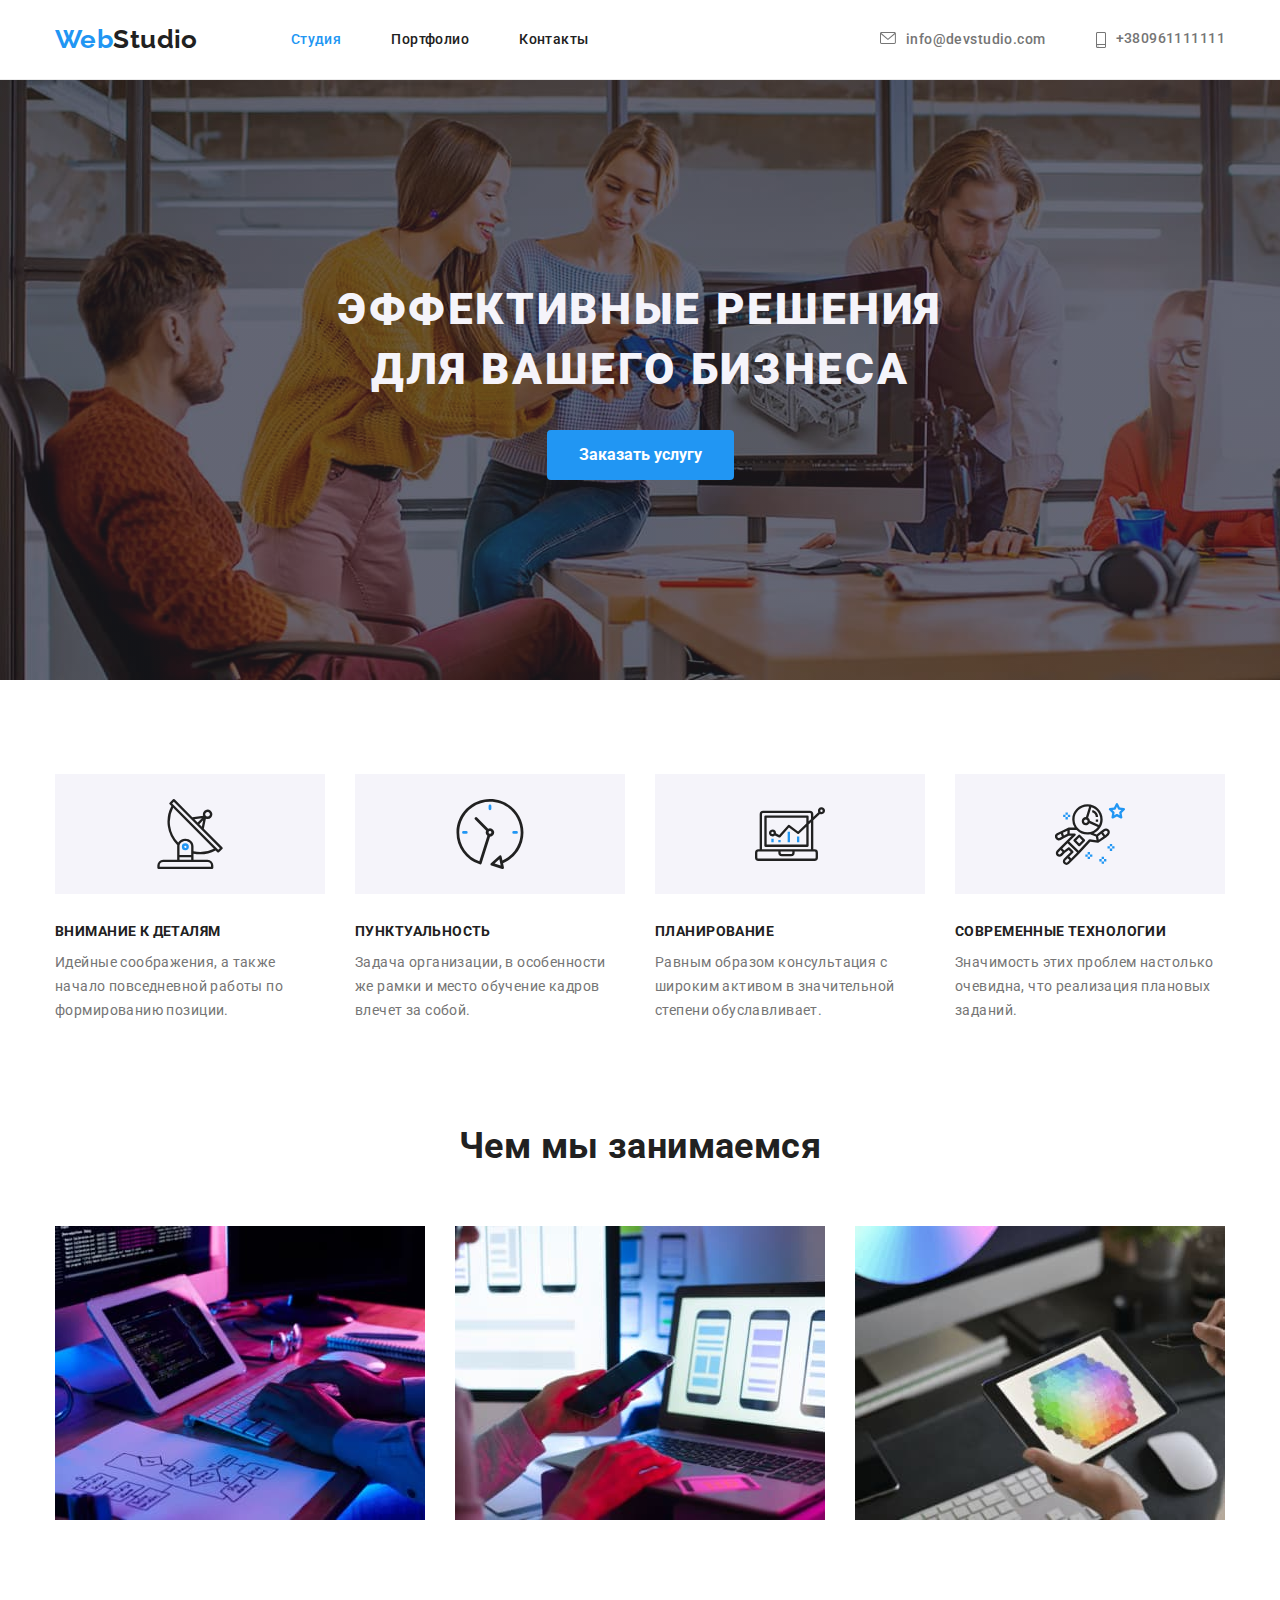
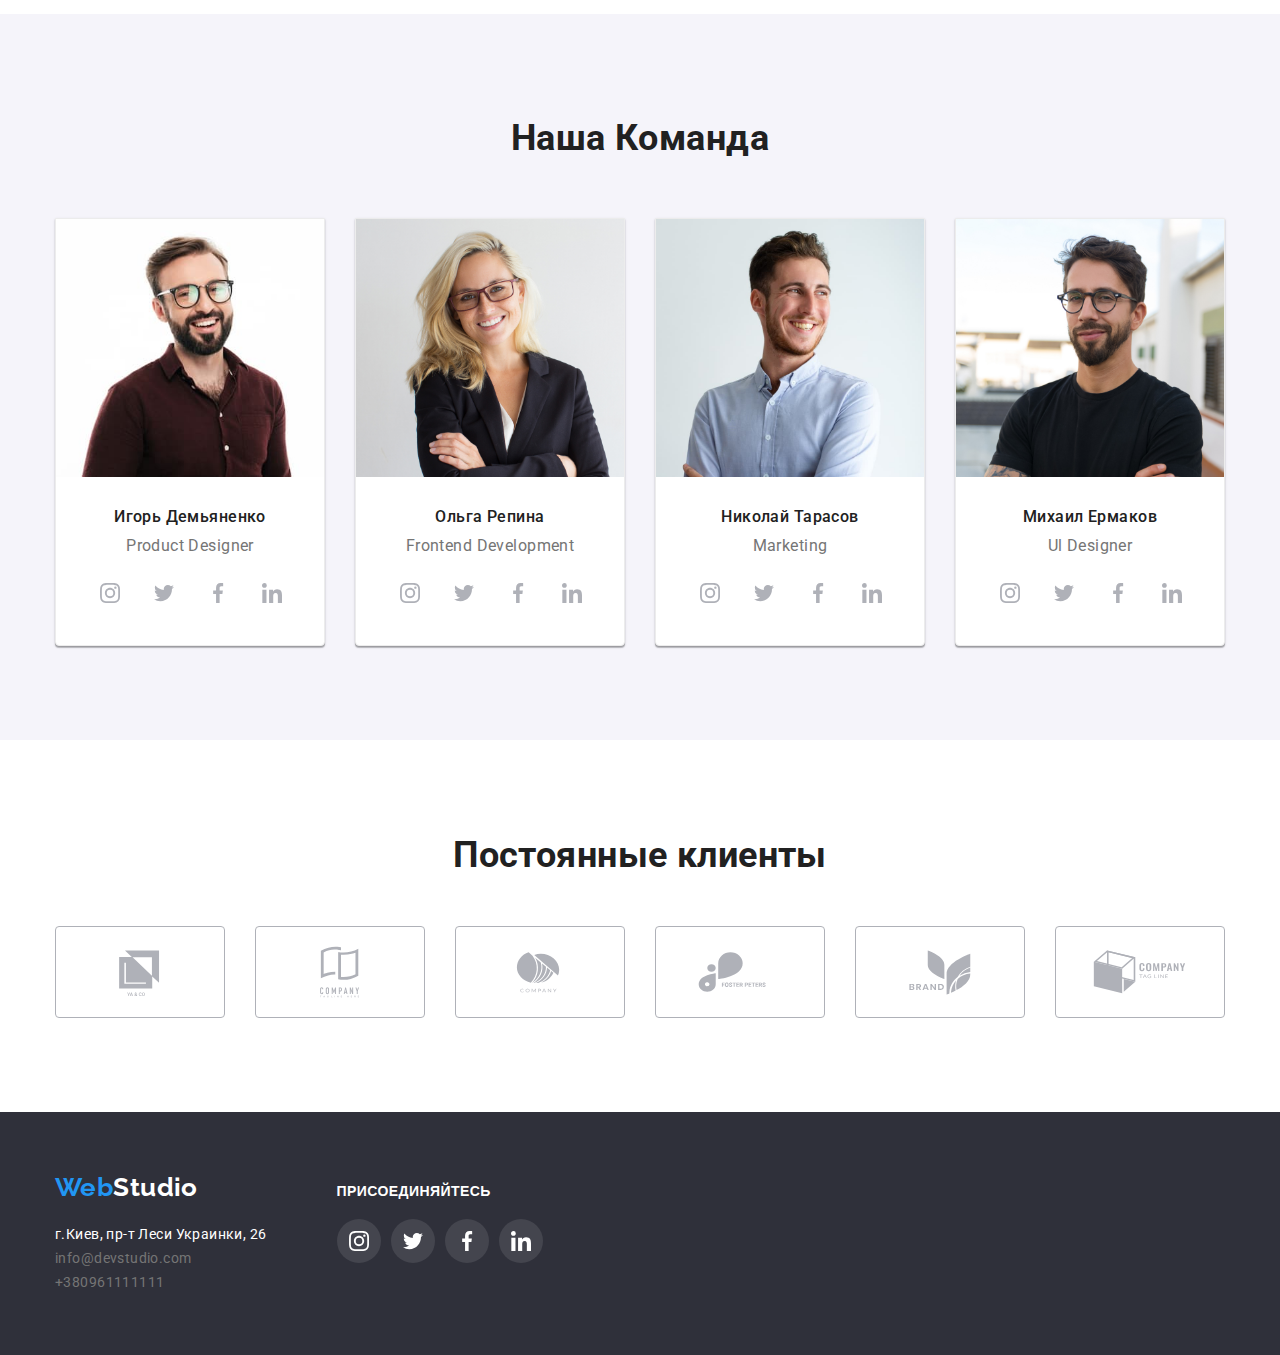
<file: index.html>
<!DOCTYPE html>
<html lang="ru">
  
 <head>
    <meta charset="UTF-8">
    <meta http-equiv="X-UA-Compatible" content="IE=edge">
    <meta name="viewport" content="width=device-width, initial-scale=1.0">
    <title>Document</title>
    <link rel="preconnect" href="https://fonts.googleapis.com">
    <link rel="preconnect" href="https://fonts.gstatic.com" crossorigin>
    <link rel="preconnect" href="https://fonts.googleapis.com"> 
    <link rel="preconnect" href="https://fonts.gstatic.com" crossorigin> 
    <link href="https://fonts.googleapis.com/css2?family=Raleway:wght@700&family=Roboto:wght@400;500;700;900&display=swap" rel="stylesheet">

    <!-------- modern-normalize -------->
    
    <link rel="stylesheet" href="https://cdnjs.cloudflare.com/ajax/libs/modern-normalize/1.0.0/modern-normalize.min.css" />
    
    <!-------- Мои стили -------->

    <link rel="stylesheet" href="./css/styles.css "
  </head>
<body>
   
    <!--------header -------->

      <header class="header">
        <div class="container header-container">
          <nav class="header-nav">
            <a href="/index.html" class="logotype-link">Web<span class="logotype-link-studio">Studio</span></a>
      
            <ul class="list-text">
              <li class="list-about"><a class="text-item-studio" href="./index.html">Студия</a></li>
              <li class="list-about"><a class="text-item" href="./portfolio.html">Портфолио</a></li>
              <li class="list-about"><a class="text-item" href="Контакты">Контакты</a></li>
            </ul>
          </nav>
          <ul class="list-text-about">
            <li class="list-item"><a class="text-item-about" href="mailto:info@devstudio.com">
                <svg class="icon-email">
                  <use href="./image/icons.svg#envelope"></use>
                </svg>
                info@devstudio.com</a></li>
            <li class="list-item"><a class="text-item-about" href="tel:+380961111111">
                <svg class="icon-phone">
                  <use href="./image/icons.svg#smartphone"></use>
                </svg>
                +380961111111</a></li>
          </ul>
        </div>
      </header>

    <!--------Оглавление-------->
        
      <section class="hero-title overlay">
        <div class="container">
          <h1 class="hero-list">Эффективные решения для вашего бизнеса</h1>
            <button class="hero-btn" type="button">Заказать услугу</button>
        </div>
      </section>


    <!--------Часть с блоками -------->

   <section class="section"> 
    <div class="container">
     <h2 class="content visually-hidden">Наши свойства</h2>
      <ul class="nav-list">
        <li class="hero-background">
          <div class="hero-substrate">
            <svg width=70px height=70px class="preferences-icon">
              <use href="./image/icons.svg#antenna"></use>l
            </svg>
          </div>
          <h3 class="content-about">ВНИМАНИЕ К ДЕТАЛЯМ</h3><p class="content-item">Идейные соображения, а также начало повседневной работы по формированию позиции.</p>
          </li>
        <li class="hero-background">
          <div class="hero-substrate">
            <svg width=70px height=70px class="preferences-icon">
              <use href="./image/icons.svg#clock"></use>l
            </svg>
          </div>
          <h3 class="content-about">ПУНКТУАЛЬНОСТЬ</h3><p class="content-item">Задача организации, в особенности же рамки и место обучение кадров влечет за собой.</p>
          </li>
        <li class="hero-background">
          <div class="hero-substrate">
            <svg width=70px height=70px class="preferences-icon">
              <use href="./image/icons.svg#diagram"></use>l
            </svg>
          </div>
          <h3  class="content-about">ПЛАНИРОВАНИЕ</h3><p class="content-item">Равным образом консультация с широким активом в значительной степени обуславливает.</p>
          </li>
        <li class="hero-background">
          <div class="hero-substrate">
            <svg width=70px height=70px class="preferences-icon">
              <use href="./image/icons.svg#astronaut"></use>l
            </svg>
          </div>
          <h3 class="content-about">СОВРЕМЕННЫЕ ТЕХНОЛОГИИ</h3><p class="content-item">Значимость этих проблем настолько очевидна, что реализация плановых заданий.</p>
          </li>
      </ul>
    </div>
 </section>

    <!-------- Чем мы занимаемся -------->

    <section class="section-work">
      <div class="container">
        <h2 class="section-work-title"> Чем мы занимаемся </h2>
          <ul class="contact-link"> 
            <li><img class="about-photo" src="./image/img-6.jpg" alt="programer-working-his-desk-office"
                width="370" height="294">
            </li>
            <li><img class="about-photo" src="./image/img-4.jpg" alt="designers-are-developingis-working"
                width="370" height="294">
            </li>
            <li><img class="about-photo" src="./image/img-5.jpg" alt="creative-artist-web-design-with-working"
                width="370" height="294">
            </li>
          </ul>
      </div>
    </section>

    <!--------Наша команда-------->

 <section class="section section-team">
    <div class="container">
 <h3 class="pre-team"> Наша Команда</h3>
  <ul class="team"> 
    <li class="team-item">
      <img class="team-photo" src="./image/img-3.jpg" alt="Игорь Демченко Product Designer" width="270" height="260">
        <div class="team-list">
        <h3 class="team-name">Игорь Демьяненко</h3>
        <p class="section-about">Product Designer</p>
        <ul class="team-links">
          <li><a class="team-link" href="">
              <svg class="team-icon" width="20" height="20">
                <use href="./image/icons.svg#instagram"></use>
              </svg>
            </a></li>
          <li><a class="team-link" href="">
              <svg class="team-icon" width="20" height="20">
                <use href="./image/icons.svg#twitter"></use>
              </svg>
            </a></li>
          <li><a class="team-link" href="">
              <svg class="team-icon" width="20" height="20">
                <use href="./image/icons.svg#facebook"></use>
              </svg>
            </a></li>
          <li>
            <a class="team-link" href="">
              <svg class="team-icon" width="20" height="20">
                <use href="./image/icons.svg#linkedin"></use>
              </svg>
            </a>
          </li>
        </ul>
        </div>
      </li>
    <li class="team-item"> 
      <img class="team-photo" src="./image/img-2.jpg" alt="Ольга Репина Frontend Development" width="270" height="260">
        <div  class="team-list">
       <h3 class="team-name">Ольга Репина</h3>
       <p  class="section-about">Frontend Development</p>
      <ul class="team-links">
        <li><a class="team-link" href="">
            <svg class="team-icon" width="20" height="20">
              <use href="./image/icons.svg#instagram"></use>
            </svg>
          </a></li>
        <li><a class="team-link" href="">
            <svg class="team-icon" width="20" height="20">
              <use href="./image/icons.svg#twitter"></use>
            </svg>
          </a></li>
        <li><a class="team-link" href="">
            <svg class="team-icon" width="20" height="20">
              <use href="./image/icons.svg#facebook"></use>
            </svg>
          </a></li>
        <li>
          <a class="team-link" href="">
            <svg class="team-icon" width="20" height="20">
              <use href="./image/icons.svg#linkedin"></use>
            </svg>
          </a>
        </li>
      </ul>
      </div>
      </li>
   
   <li class="team-item">
       <img class="team-photo" src="./image/img-1.jpg" alt="Николая Тарасов Marketing" width="270" height="260">
        <div  class="team-list">
      <h3 class="team-name">Николай Тарасов</h3>
      <p  class="section-about">Marketing</p>
      <ul class="team-links">
        <li><a class="team-link" href="">
            <svg class="team-icon" width="20" height="20">
              <use href="./image/icons.svg#instagram"></use>
            </svg>
          </a></li>
        <li><a class="team-link" href="">
            <svg class="team-icon" width="20" height="20">
              <use href="./image/icons.svg#twitter"></use>
            </svg>
          </a></li>
        <li><a class="team-link" href="">
            <svg class="team-icon" width="20" height="20">
              <use href="./image/icons.svg#facebook"></use>
            </svg>
          </a></li>
        <li>
          <a class="team-link" href="">
            <svg class="team-icon" width="20" height="20">
              <use href="./image/icons.svg#linkedin"></use>
            </svg>
          </a>
        </li>
      </ul>
      </div>
      </li>
    
   <li class="team-item" >
       <img class="team-photo" src="./image/img.jpg" alt="Михаил Ермаков Ul Designer" width="270" height="260">
        <div  class="team-list">
      <h3 class="team-name">Михаил Ермаков</h3>
      <p  class="section-about">Ul Designer</p>
      <ul class="team-links">
        <li><a class="team-link" href="">
            <svg class="team-icon" width="20" height="20">
              <use href="./image/icons.svg#instagram"></use>
            </svg>
          </a></li>
        <li><a class="team-link" href="">
            <svg class="team-icon" width="20" height="20">
              <use href="./image/icons.svg#twitter"></use>
            </svg>
          </a></li>
        <li><a class="team-link" href="">
            <svg class="team-icon" width="20" height="20">
              <use href="./image/icons.svg#facebook"></use>
            </svg>
          </a></li>
        <li>
          <a class="team-link" href="">
            <svg class="team-icon" width="20" height="20">
              <use href="./image/icons.svg#linkedin"></use>
            </svg>
          </a>
        </li>
      </ul>
      </div>
   </li>
   </ul>
  </div>
 </section>

<!-------- our clients -------->


<section class="section clients ">
  <div class="container clients">
    <h2 class="section-title">Постоянные клиенты</h2>
    <ul class="clients-list">
      <li class="client-item">
        <a class="client-link" href="">
          <svg width="106" height="60" class="icon-client">
            <use href="./image/icons.svg#Logo-one"></use>
          </svg>
        </a>
      </li>
      <li class="client-item">
        <a class="client-link" href="">
          <svg width="106" height="60" class="icon-client">
            <use href="./image/icons.svg#Logo-two"></use>
          </svg>
        </a>
      </li>
      <li class="client-item">
        <a class="client-link" href="">
          <svg width="106" height="60" class="icon-client">
            <use href="./image/icons.svg#Logo-three"></use>
          </svg>
        </a>
      </li>
      <li class="client-item">
        <a class="client-link" href="">
          <svg width="106" height="60" class="icon-client">
            <use href="./image/icons.svg#Logo-four"></use>
          </svg>
        </a>
      </li>
      <li class="client-item">
        <a class="client-link" href="">
          <svg width="106" height="60" class="icon-client">
            <use href="./image/icons.svg#Logo-five"></use>
          </svg>
        </a>
      </li>
      <li class="client-item">
        <a class="client-link" href="">
          <svg width="106" height="60" class="icon-client">
            <use href="./image/icons.svg#Logo-six"></use>
          </svg>
        </a>
      </li>
    </ul>
  </div>
</section>

    <!-------- footer -------->

  <footer class="footer-section">
    <div class="container footer">
      <div class="footer-logo">
      <a href="index.html" class="logotype-link-footer">Web<span class="logotype-link-studio2">Studio</span></a>
      <address>
        <ul class="footer-list">
          <li>
            <a class="footer-item-adress" href="Киев, пр-т Леси Украинки,26">г.Киев, пр-т Леси Украинки, 26 </a>
          </li>
          <li>
            <a class="footer-item" href=" mailto:info@devstudio.com">info@devstudio.com</a>
          </li>
          <li>
            <a class="footer-item" href="tel:+380961111111">+380961111111</a>
          </li>
        </ul>
      </div>        
    </address>

      <!-------- присоединяйтесь -------->

      <div class="join-link">
        <h3 class="footer-join">Присоединяйтесь</h3>
        <ul class="footer-links">
          <li><a class="footer-link" href="">
              <svg class="icon-footer" width=44px heigth=44px>
                <use href="./image/icons.svg#instagram"></use>
              </svg>
            </a></li>
          <li><a class="footer-link" href=""><svg class="icon-footer" width=20px heigth=20px>
                <use href="./image/icons.svg#twitter"></use>
              </svg></a></li>
          <li><a class="footer-link" href=""><svg class="icon-footer" width=20px heigth=20px>
                <use href="./image/icons.svg#facebook"></use>
              </svg></a></li>
          <li><a class="footer-link" href=""><svg class="icon-footer" width=20px heigth=20px>
                <use href="./image/icons.svg#linkedin"></use>
              </svg></a></li>
        </ul>
      </div>
    </div>
  </footer>

 </body>
 </html>
</file>
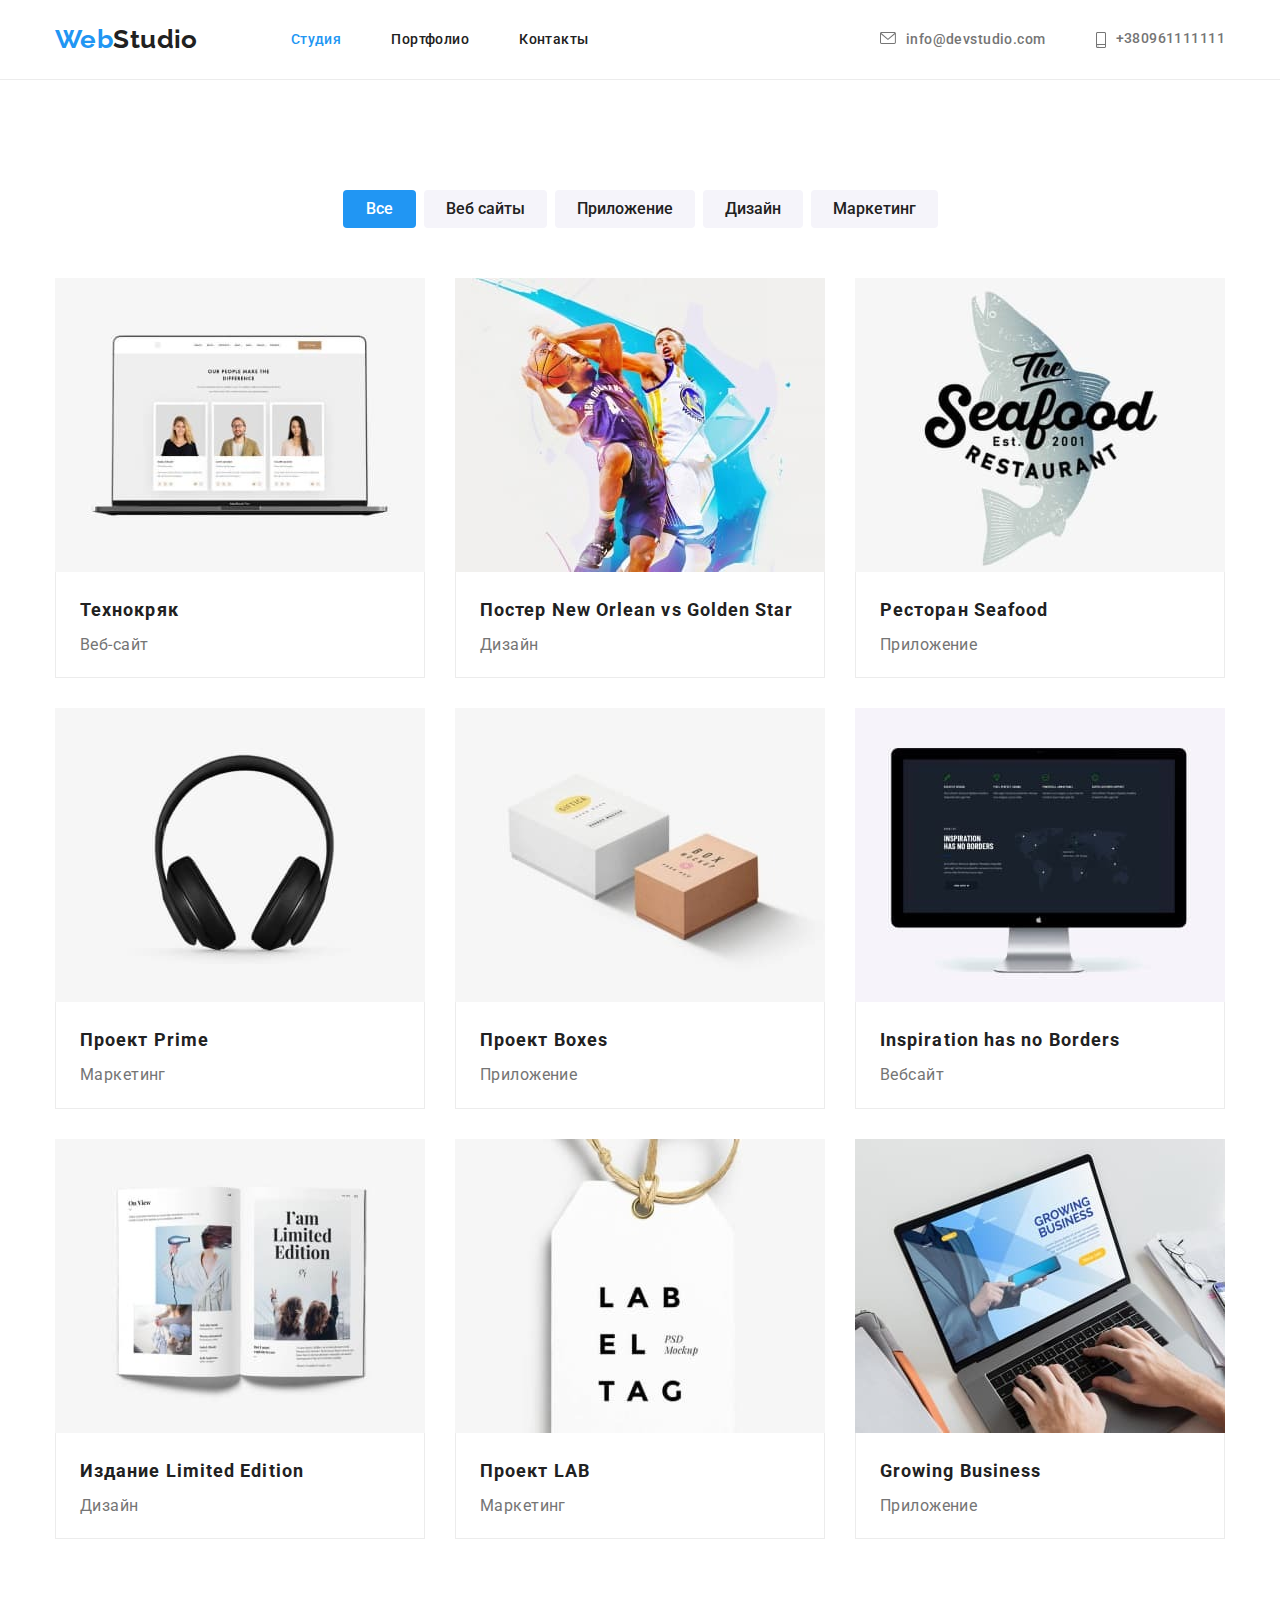
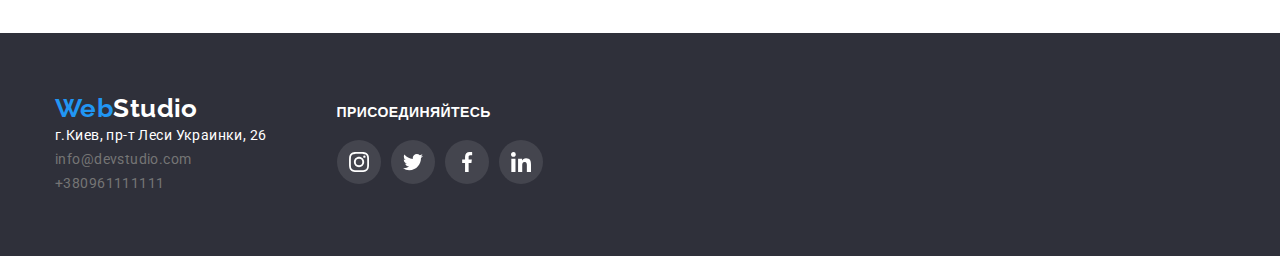
<file: portfolio.html>
<!DOCTYPE html>
<html lang="ru">
    <head>
    <meta charset="UTF-8">
    <meta http-equiv="X-UA-Compatible" content="IE=edge">
    <meta name="viewport" content="width=device-width, initial-scale=1.0">
    <title>Portfolio</title>
    <link rel="preconnect" href="https://fonts.googleapis.com">
    <link rel="preconnect" href="https://fonts.gstatic.com" crossorigin>
    <link rel="preconnect" href="https://fonts.googleapis.com">
    <link rel="preconnect" href="https://fonts.gstatic.com" crossorigin>
    <link href="https://fonts.googleapis.com/css2?family=Raleway:wght@700&family=Roboto:wght@400;500;700;900&display=swap"
      rel="stylesheet">

    <!-------- modern-normalize -------->

    <link rel="stylesheet" href="https://cdnjs.cloudflare.com/ajax/libs/modern-normalize/1.0.0/modern-normalize.min.css" />

    <!-------- Мои стили -------->

    <link rel="stylesheet" href="./css/styles.css">
  </head>
<body>
  
    <!--------header -------->

    <header class="header">
      <div class="container header-container">
        <nav class="header-nav">
          <a href="/index.html" class="logotype-link">Web<span class="logotype-link-studio">Studio</span></a>
    
          <ul class="list-text">
            <li class="list-about"><a class="text-item-studio" href="./index.html">Студия</a></li>
            <li class="list-about"><a class="text-item" href="./portfolio.html">Портфолио</a></li>
            <li class="list-about"><a class="text-item" href="Контакты">Контакты</a></li>
          </ul>
        </nav>
        <ul class="list-text-about">
          <li class="list-item"><a class="text-item-about" href="mailto:info@devstudio.com">
            <svg class="icon-email">
              <use href="./image/icons.svg#envelope"></use>
            </svg>
            info@devstudio.com</a></li>
          <li class="list-item"><a class="text-item-about" href="tel:+380961111111">
            <svg class="icon-phone">
              <use href="./image/icons.svg#smartphone"></use>
            </svg>
            +380961111111</a></li>
        </ul>
      </div>
    </header>

    <!-------- кнопки -------->
 
      <main>
        <section class="section">
        <h1 class="projects-section visually-hidden">Наши проэкты></h1>
          <ul class="button-list">
            <li class="button-link"><button class="button-head" type="button">Все</button></li>
            <li class="button-link"><button class="button-header" type="button">Веб сайты</button></li>
            <li class="button-link"><button class="button-header" type="button">Приложение</button></li>
            <li class="button-link"><button class="button-header" type="button">Дизайн</button></li>
            <li class="button-link"><button class="button-header" type="button">Маркетинг</button></li>
          </ul>
        
      
    <!-------- карточки -------->

      
        <div class="container">
        <ul class="contact-list">
         <li class="cards">
              <a  class="about-item" href="Технокряк">
              <img  src="./image/Технокряк.jpg" alt="Технокряк"
              width="370"
              height="294">
              <div class="card-list">
              <h2 class="card-title">Технокряк</h2>
              <p class="about-list">Веб-сайт</p>
              </div>
            </a>
         </li>

         <li class="cards">
           <a class="about-item" href="Постер New Orlean vs Golden Star">
              <img src="./image/Постер New Orlean vs Golden Star.jpg" alt="Постер New Orlean vs Golden Star"
                width="370"
                height="294">
                <div class="card-list">
                <h2 class="card-title">Постер New Orlean vs Golden Star</h2>
                <p class="about-list">Дизайн</p>
                </div>
                </a>
         </li>

        <li class="cards">
          <a class="about-item" href="Ресторан Seafood">
              <img src="./image/Ресторан Seafood.jpg" alt="Ресторан Seafood"
              width="370"
              height="294">
              <div class="card-list">
              <h2 class="card-title">Ресторан Seafood</h2>
              <p class="about-list">Приложение</p>
              </div>
              </a>
        </li>

        <li class="cards">
          <a class="about-item" href="Проект Prime">
              <img src="./image/Проект Prime.jpg" alt="Проект Prime"
              width="370"
              height="294">
              <div class="card-list">
              <h2 class="card-title">Проект Prime</h2>
              <p class="about-list">Маркетинг</p>
              </div>
              </a>
          </li>

          <li class="cards">
            <a class="about-item" href="Проект Boxes">
              <img src="./image/Проект Boxes.jpg" alt="Проект Boxes"
              width="370"
              height="294">
              <div class="card-list">
              <h2 class="card-title">Проект Boxes</h2>
              <p class="about-list">Приложение</p>
              </div>
              </a>
        </li>

        <li class="cards">
          <a class="about-item" href="Inspiration has no Borders">
              <img src="./image/Inspiration has no Borders.jpg" alt="Inspiration has no Borders"
              width="370"
              height="294">
              <div class="card-list">
              <h2 class="card-title">Inspiration has no Borders</h2>
              <p class="about-list">Вебсайт</p>
              </div>
              </a>
        </li>

        <li class="cards">
          <a class="about-item" href="Издание Limited Edition">
                  <img src="./image/Издание Limited Edition.jpg" alt="Издание Limited Edition"
              width="370"
              height="294">
              <div class="card-list">
              <h2 class="card-title">Издание Limited Edition</h2>
              <p class="about-list">Дизайн</p>
              </div>
              </a>
        </li>

        <li class="cards">
          <a class="about-item" href="Проект LAB">
                  <img src="./image/Проект LAB.jpg" alt="Проект LAB"
              width="370"
              height="294">
              <div class="card-list">
                <h2 class="card-title">Проект LAB</h2>
              <p class="about-list">Маркетинг</p>
              </div>
              </a>
        </li>

        <li class="cards">
          <a class="about-item" href="Growing Business">
              <img src="./image/Growing Business.jpg" alt="Growing Business"
              width="370"
              height="294">
              <div class="card-list">
              <h2 class="card-title">Growing Business</h2>
              <p class="about-list">Приложение</p>
              </div>
              </a>
            </li>
          </ul>
        </div>
        </section>
        </main> 


    <!-------- footer -------->

        <!-------- footer -------->
        
        <footer class="footer-section">
          <div class="container footer">
            <div class="footer-logo">
              <a href="index.html" class="logotype-link">Web<span class="logotype-link-studio2">Studio</span></a>
              <address>
                <ul class="footer-list">
                  <li>
                    <a class="footer-item-adress" href="Киев, пр-т Леси Украинки, 26">г.Киев, пр-т Леси Украинки, 26</a>
                  </li>
                  <li>
                    <a class="footer-item" href=" mailto:info@devstudio.com">info@devstudio.com</a>
                  </li>
                  <li>
                    <a class="footer-item" href="tel:+380961111111">+380961111111</a>
                  </li>
                </ul>
            </div>
            </address>
        
            <!-------- присоединяйтесь -------->
        
            <div class="join-link">
              <h3 class="footer-join">Присоединяйтесь</h3>
              <ul class="footer-links">
                <li><a class="footer-link" href="">
                    <svg class="icon-footer" width=44px heigth=44px>
                      <use href="./image/icons.svg#instagram"></use>
                    </svg>
                  </a></li>
                <li><a class="footer-link" href=""><svg class="icon-footer" width=20px heigth=20px>
                      <use href="./image/icons.svg#twitter"></use>
                    </svg></a></li>
                <li><a class="footer-link" href=""><svg class="icon-footer" width=20px heigth=20px>
                      <use href="./image/icons.svg#facebook"></use>
                    </svg></a></li>
                <li><a class="footer-link" href=""><svg class="icon-footer" width=20px heigth=20px>
                      <use href="./image/icons.svg#linkedin"></use>
                    </svg></a></li>
              </ul>
            </div>
          </div>
        </footer>
</body>
</html>
</file>
<file: css/styles.css>
:root {
    --main-bg-color: #2196f3;
    --background-color: #fff;
    --font-color: #212121;
    --item-color: #757575;
    --btn-color: #f5f4fa;
    --footer-bg-color: #2f303a;
    --header-bord-color: #ececec;
    --icon-team-color: #afb1b8;
}

/* -------- style reset --------*/

p,
h1,
h2,
h3,
h4,
h5,
h6 {
    margin: 0;
}

ul,
ol {
    margin: 0;
    padding: 0;
}

img {
    display: block;
    max-width: 100%;
    height: auto;
}

body {
    background-color: var(--background-color);
    color: var(--font-color);
    font-family: Roboto, sans-serif;
    font-size: 14px;
    line-height: 1.14;
    letter-spacing: 0.03em;
}

/*-------- утилиты -------- */

.visually-hidden {
    position: absolute;
    width: 1px;
    height: 1px;
    margin: -1px;
    padding: 0;
    overflow: hidden;
    border: 0;
    clip: rect(0 0 0 0);
}

/*-------- контейнер -------- */

.container {
    width: 1200px;
    padding-left: 15px;
    padding-right: 15px;
    margin-left: auto;
    margin-right: auto;
}

.section {
    padding-top: 94px;
    padding-bottom: 94px;
}

/*-------- header --------*/

.header {
    border-bottom: 1px solid var(--header-bord-color);
    height: 80px;
    display: flex;
    align-items: center;
}

.header-container {
    display: flex;
    align-items: center;
}

.header-contact {
    display: flex;
}

.header-nav,
.logotype-link {
    display: flex;
    align-items: center;
    font-weight: 700;
    font-size: 26px;
    line-height: 1.19;
    color: var(--background-color);
    text-decoration: none;
}

.logotype-link {
    color: var(--main-bg-color);
    text-decoration: none;
    font-family: raleway;
}

.logotype-link-studio {
    display: flex;
    color: var(--font-color);
    text-decoration: none;
}

.logotype-link-footer {
    display: flex;
    align-items: center;
    font-weight: 700;
    font-size: 26px;
    line-height: 1.19;
    text-decoration: none;
    color: var(--main-bg-color);
    text-decoration: none;
    font-family: raleway;
    margin-bottom: 20px;
}

.list-text {
    display: flex;

    margin-left: 93px;
}

.text-item-studio {
    color: var(--main-bg-color);
    text-decoration: none;
}
.list-about {
    color: var(--main-bg-color);
    text-decoration: none;
}

.list-text-about {
    display: flex;
    align-items: center;
    margin-left: auto;
    list-style: none;
}

.list-item:not(:last-child) {
    margin-right: 50px;
}

.text-item {
    font-weight: 500;
    /*font-size: 14px;*/
    /*line-height: 1.14;*/
    color: var(--font-color);
    text-decoration: none;
    margin-left: 50px;
}
.text-item-about {
    display: flex;
    text-align: center;
    font-weight: 500;
    font-size: 14px;
    line-height: 1.14;
    color: var(--font-color);
    text-decoration: none;
    color: var(--item-color);
}

.logotype-link:hover,
.logotype-link:focus,
.logotype-link-studio:hover,
.logotype-link-studio:focus,
.logotype-link-studio2:hover,
.logotype-link-studio2:focus,
.text-item-studio:hover,
.text-item:hover,
.text-item-about:hover,
.footer-item:hover,
.footer-item:focus,
.footer-item-abouthover,
.footer-item-about:focus {
    text-decoration: none;
    color: var(--main-bg-color);
}

.text-item-about:hover .icon-email,
.text-item-about:focus .icon-email {
    fill: var(--main-bg-color);
}

.text-item-about:hover .icon-phone,
.text-item-about:focus .icon-phone {
    fill: var(--main-bg-color);
}

.list,
.nav-list,
.list-text {
    font-family: Roboto;
    font-weight: 500;
    font-size: 14px;
    line-height: 1.14;
    list-style: none;
    text-decoration: none;
}

.icon-email {
    width: 16px;
    height: 12px;
    margin-right: 10px;
    align-self: baseline;
    fill: var(--item-color);
}

.icon-phone {
    width: 10px;
    height: 16px;
    margin-top: 1px;
    margin-right: 10px;
    align-items: center;
    fill: var(--item-color);
}

/*-------- оглавление --------*/

.hero-title {
    background-color: var(--footer-bg-color);
    text-align: center;
    padding-top: 200px;
    padding-bottom: 200px;
}

.hero-list {
    color: var(--btn-color);
    font-weight: 900;
    font-size: 44px;
    line-height: 1.36;
    margin: auto;
    width: 696px;
    letter-spacing: 0.06em;
    text-transform: uppercase;
    width: 696px;
}

.hero-btn {
    padding: 10px 32px;
    color: var(--background-color);
    background-color: var(--main-bg-color);
    font-family: inherit;
    font-weight: 700;
    font-size: 16px;
    line-height: 1.8;
    border-radius: 4px;
    cursor: pointer;
    border: none;
    margin-top: 30px;
}

.overlay {
    max-width: 1600px;
    height: 600px;
    margin: 0 auto;
    background-image: linear-gradient(
            to right,
            rgba(47, 48, 58, 0.4),
            rgba(47, 48, 58, 0.4)
        ),
        url("../image/hero-bck.jpg");
}

/*-------- Часть с блоками --------*/

.nav-list {
    display: flex;
    justify-content: space-between;
}

.nav-list .content-about {
    color: var(--title-text-colour);
    line-height: 1.14;
    text-transform: uppercase;
    margin-bottom: 10px;
}

.hero-background {
    width: 270px;
}

.content-about {
    font-size: 14px;
    font-weight: 700;
    line-height: 1.14;
    text-transform: uppercase;
    color: var(--font-color);
    width: 270px;
}

.content-item {
    line-height: 1.71;
    color: var(--item-color);
    font-style: normal;
    font-weight: normal;
    font-size: 14px;
    line-height: 24px;
    text-align: left;
    letter-spacing: 0.03em;
}

.hero-substrate {
    display: flex;
    width: 100%;
    height: 120px;
    background-color: var(--btn-color);
    align-items: center;
    justify-content: center;
    margin-bottom: 30px;
}

/*-------- Чем мы занимаемся --------*/

.section-work {
    margin-bottom: 94px;
    padding-top: 0;
}

.contact-link {
    list-style: none;
    display: flex;
    justify-content: space-between;
}

.about-photo {
    display: block;
}

/*-------- Наша команда --------*/

.section-team {
    background-color: var(--btn-color);
}

.pre-team {
    margin-bottom: 50px;
    font-style: normal;
    font-weight: 700;
    font-size: 36px;
    line-height: 1.67;
    color: var(--font-color);
    text-align: center;
}

.team {
    display: flex;
    flex-wrap: wrap;
    margin-right: -30px;
    list-style: none;
}
.team > .team-item {
    flex-basis: calc(100% / 4 - 30px);
    margin-right: 30px;
    border-width: 1px;
    border-style: solid;
    border-color: var(--header-bord-color);
    background-color: var(--background-color);
    border-radius: 10px;
}

.section-work-title {
    font-style: normal;
    font-weight: 700;
    font-size: 36px;
    line-height: 1.67;
    color: var(--font-color);
    text-align: center;
    padding-top: 0;
    margin-bottom: 50px;
}
.team-name {
    font-weight: 500;
    font-size: 16px;
    line-height: 1.19;
    color: var(--font-color);
}

.team-list {
    padding: 30px 32px 30px 32px;
    text-align: center;
}
.section-about {
    font-weight: normal;
    font-size: 16px;
    line-height: 1.19;
    color: var(--item-color);
    margin-top: 10px;
}

.team-links {
    display: flex;
    align-items: center;
    margin: 16px 0px 0px 0px;
    list-style: none;
}

.team-link {
    display: flex;
    width: 44px;
    height: 44px;
    padding: 0px;
    border-radius: 50%;
    align-items: center;
    justify-content: center;
    color: var(--icon-team-color);
    margin-right: 10px;
}

.team-icon {
    fill: currentColor;
}
.team {
    display: flex;
    flex-wrap: wrap;
    margin-right: -30px;
}
.team > .team-item {
    flex-basis: calc(100% / 4 - 30px);
    margin-right: 30px;
    border-width: 1px;
    border-style: solid;
    border-color: var(--header-bord-color);
    background-color: var(--background-color);
    overflow: hidden;
    border-radius: 1px;
    box-shadow: 0px 1px 3px rgb(0 0 0 / 12%), 0px 1px 1px rgb(0 0 0 / 14%),
        0px 2px 1px rgb(0 0 0 / 20%);
    border-radius: 0px 0px 4px 4px;
}

.team-link.linkedin {
    margin-right: 0px;
}
.team-link {
    display: flex;
    width: 44px;
    height: 44px;
    padding: 0px;
    border-radius: 50%;
    align-items: center;
    justify-content: center;
    color: var(--icon-team-color);
    margin-right: 10px;
}

.team-link:hover,
.team-link:focus {
    background-color: var(--main-bg-color);
    color: var(--background-color);
}

/*-------- кнопки --------*/

.hero-btn {
    padding: 10px 32px;
    color: var(--background-color);
    background-color: var(--main-bg-color);
    font-weight: 700;
    font-size: 16px;
    line-height: 1.88;
    border-radius: 4px;
    cursor: pointer;
}
.button-list {
    list-style: none;
    display: flex;
    align-items: center;
    justify-content: center;
    margin-bottom: 50px;
}

.button-link {
    margin-right: 8px;
}

.button-link:last-child {
    margin-right: 0;
}

.button {
    display: inline-block;
    border-radius: 4px;
    padding: 10px 32px;
    min-width: 200px;
    text-align: center;
    border: none;
}

.button-head {
    color: var(--background-color);
    background-color: var(--main-bg-color);
    font-weight: 500;
    font-size: 16px;
    line-height: 1.63;
    border-radius: 4px;
    text-align: center;
    min-width: 73px;
    border: none;
    padding: 6px 22px;
}

.button-header {
    color: var(--font-color);
    background-color: var(--btn-color);
    font-weight: 500;
    font-size: 16px;
    line-height: 1.63;
    border-radius: 4px;
    min-width: 70px;
    border: none;
    padding: 6px 22px;
}

.button-header:hover,
.button-header:focus {
    color: var(--background-color);
    background-color: var(--main-bg-color);
}

/*-------- карточки --------*/

.contact-list {
    display: flex;
    flex-wrap: wrap;
    list-style: none;
}

.about-item {
    text-decoration: none;
}
.card-list {
    padding: 20px 24px;
    border-width: 0 1px 1px 1px;
    border-style: solid;
    border-color: var(--header-bord-color);
}

.cards {
    width: 370px;
    margin-right: 30px;
    margin-bottom: 30px;
}

.card-title {
    color: var(--font-color);
    font-weight: 700;
    font-size: 18px;
    line-height: 2;
    letter-spacing: 0.06em;
}

.cards:hover,
.cards:focus {
    box-shadow: 0px 1px 1px rgba(0, 0, 0, 0.12), 0px 4px 4px rgba(0, 0, 0, 0.06),
        1px 4px 6px rgba(0, 0, 0, 0.16);
}

.cards:nth-last-child(-n + 3) {
    margin-bottom: 0;
}

.cards:nth-child(3n) {
    margin-right: 0;
}

.about-list {
    font-weight: normal;
    font-size: 16px;
    line-height: 1.58;
    color: var(--item-color);
    margin-top: 4px;
}

/*-------- our clients --------*/
.clients-list {
    display: flex;
    justify-content: space-between;
}

.client-item {
    list-style: none;
}

.section-title {
    color: var(--font-color);
    font-size: 36px;
    line-height: 1.17;
    text-align: center;
    margin-top: 0;
    margin-bottom: 50px;
}

.client-link {
    display: flex;
    width: 170px;
    height: 92px;
    border-width: 1px;
    border-style: solid;
    border-color: var(--icon-team-color);
    border-radius: 4px;
    padding: 16px 32px 16px 32px;
}
.icon-client {
    display: flex;
    fill: var(--icon-team-color);
}
.client-link:hover,
.client-link:focus {
    border-color: var(--main-bg-color);
}
.client-link:hover .icon-client,
.client-link:focus .icon-client {
    fill: var(--main-bg-color);
}
/*-------- footer --------*/

.container.footer {
    display: flex;
    align-items: baseline;
}

.footer-list {
    list-style: none;
}

.footer-item {
    font-style: normal;
    font-weight: normal;
    font-size: 14px;
    line-height: 1.71;
    color: var(--item-color);
    margin-top: 9px;
}

.footer-item-adress {
    font-style: normal;
    line-height: 1.71;
    color: var(--background-color);
    text-decoration: none;
    margin-top: 9px;
}

.logotype-link-studio2 {
    color: var(--background-color);
}

.footer-item {
    text-decoration: none;
    margin-bottom: 9px;
}

.footer-section {
    background-color: var(--footer-bg-color);
    padding-top: 60px;
    padding-bottom: 60px;
}
/*-------- присоединяйтесь --------*/

.footer-join {
    font-family: sans-serif;
    font-weight: 700;
    font-size: inherit;
    line-height: calc(16 / 14);
    letter-spacing: 0.03em;
    text-transform: uppercase;
    color: var(--background-color);
    margin-bottom: 20px;
}
.footer-links {
    list-style: none;
    display: flex;
    justify-content: space-between;
    align-items: center;
    width: 206px;
    height: 44px;
}
.footer-link {
    display: flex;
    width: 44px;
    height: 44px;
    padding: 0px;
    border-radius: 50%;
    align-items: center;
    justify-content: center;
    background-color: rgba(255, 255, 255, 0.1);
}
.footer-link:hover,
.footer-link:focus {
    background-color: var(--main-bg-color);
}
.icon-footer {
    height: 20px;
    width: 20px;
    fill: var(--background-color);
}
.join-link {
    margin-left: 70px;
}
</file>
